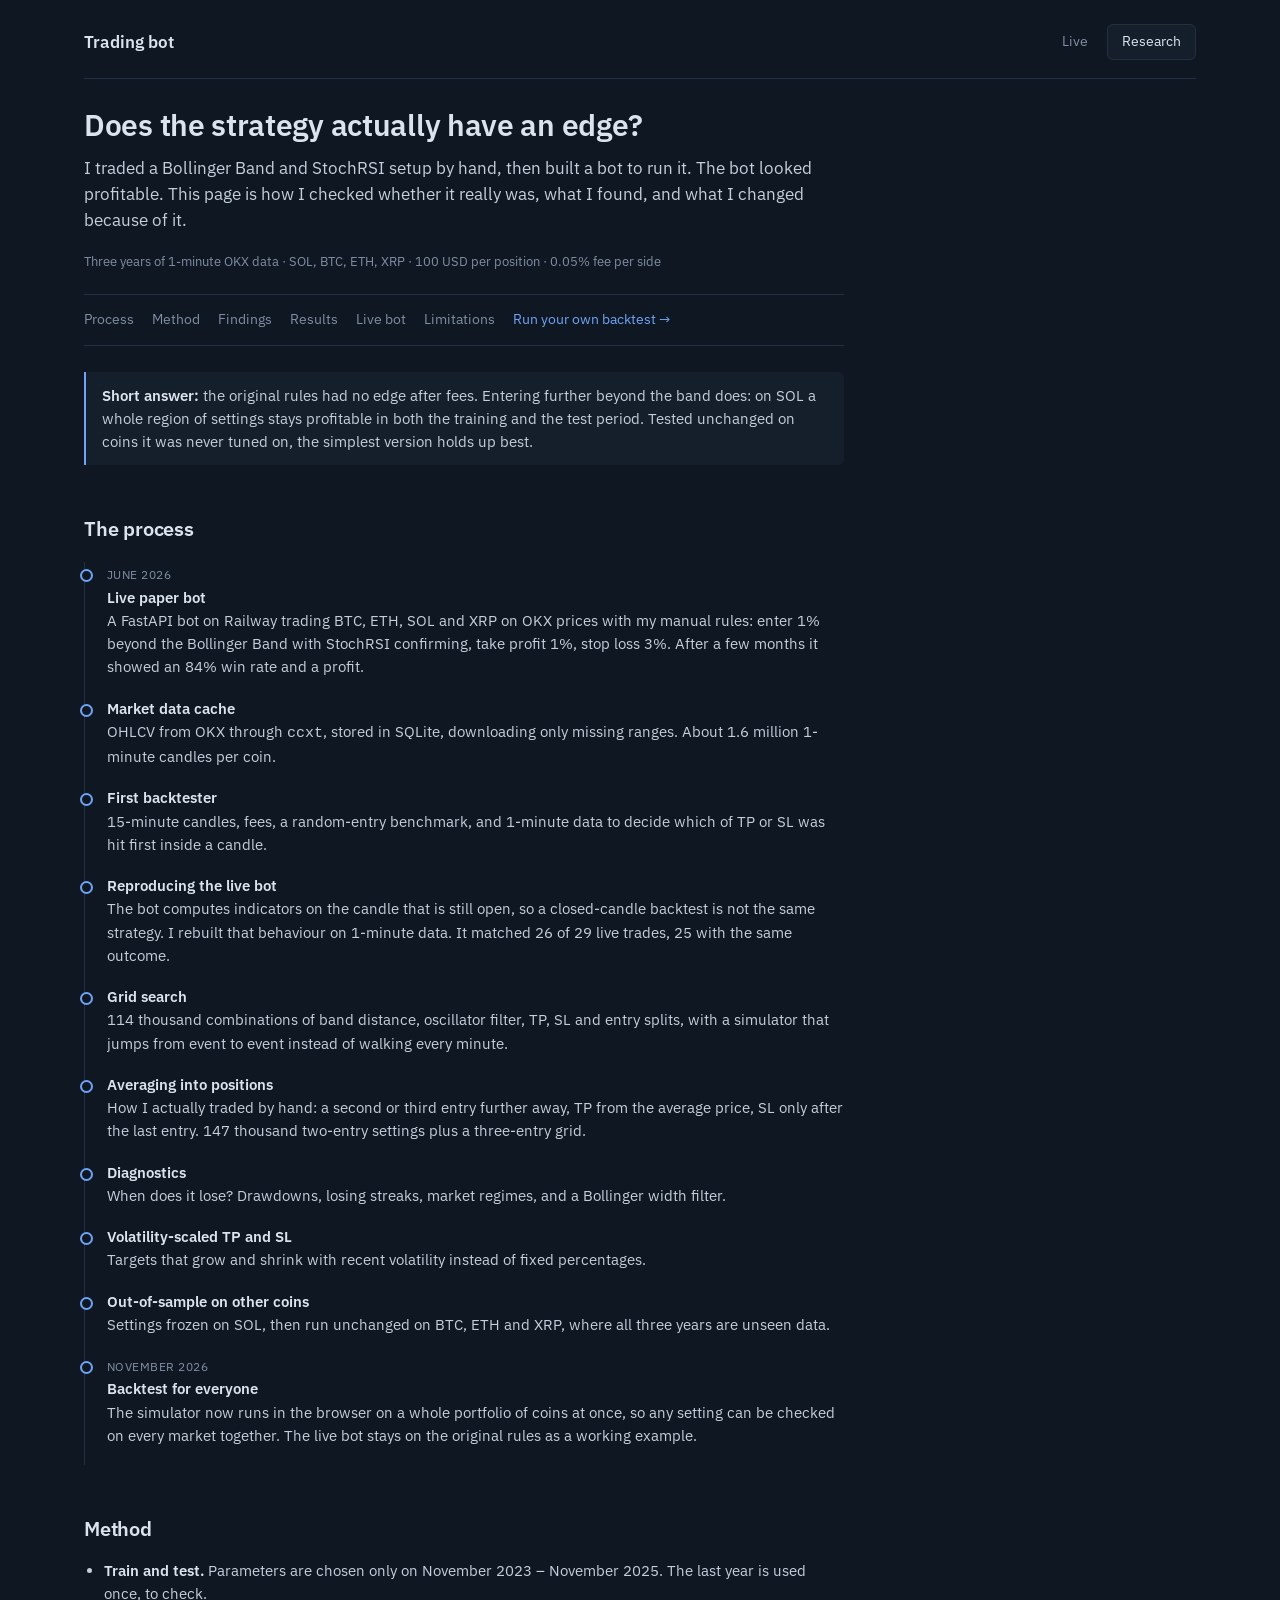
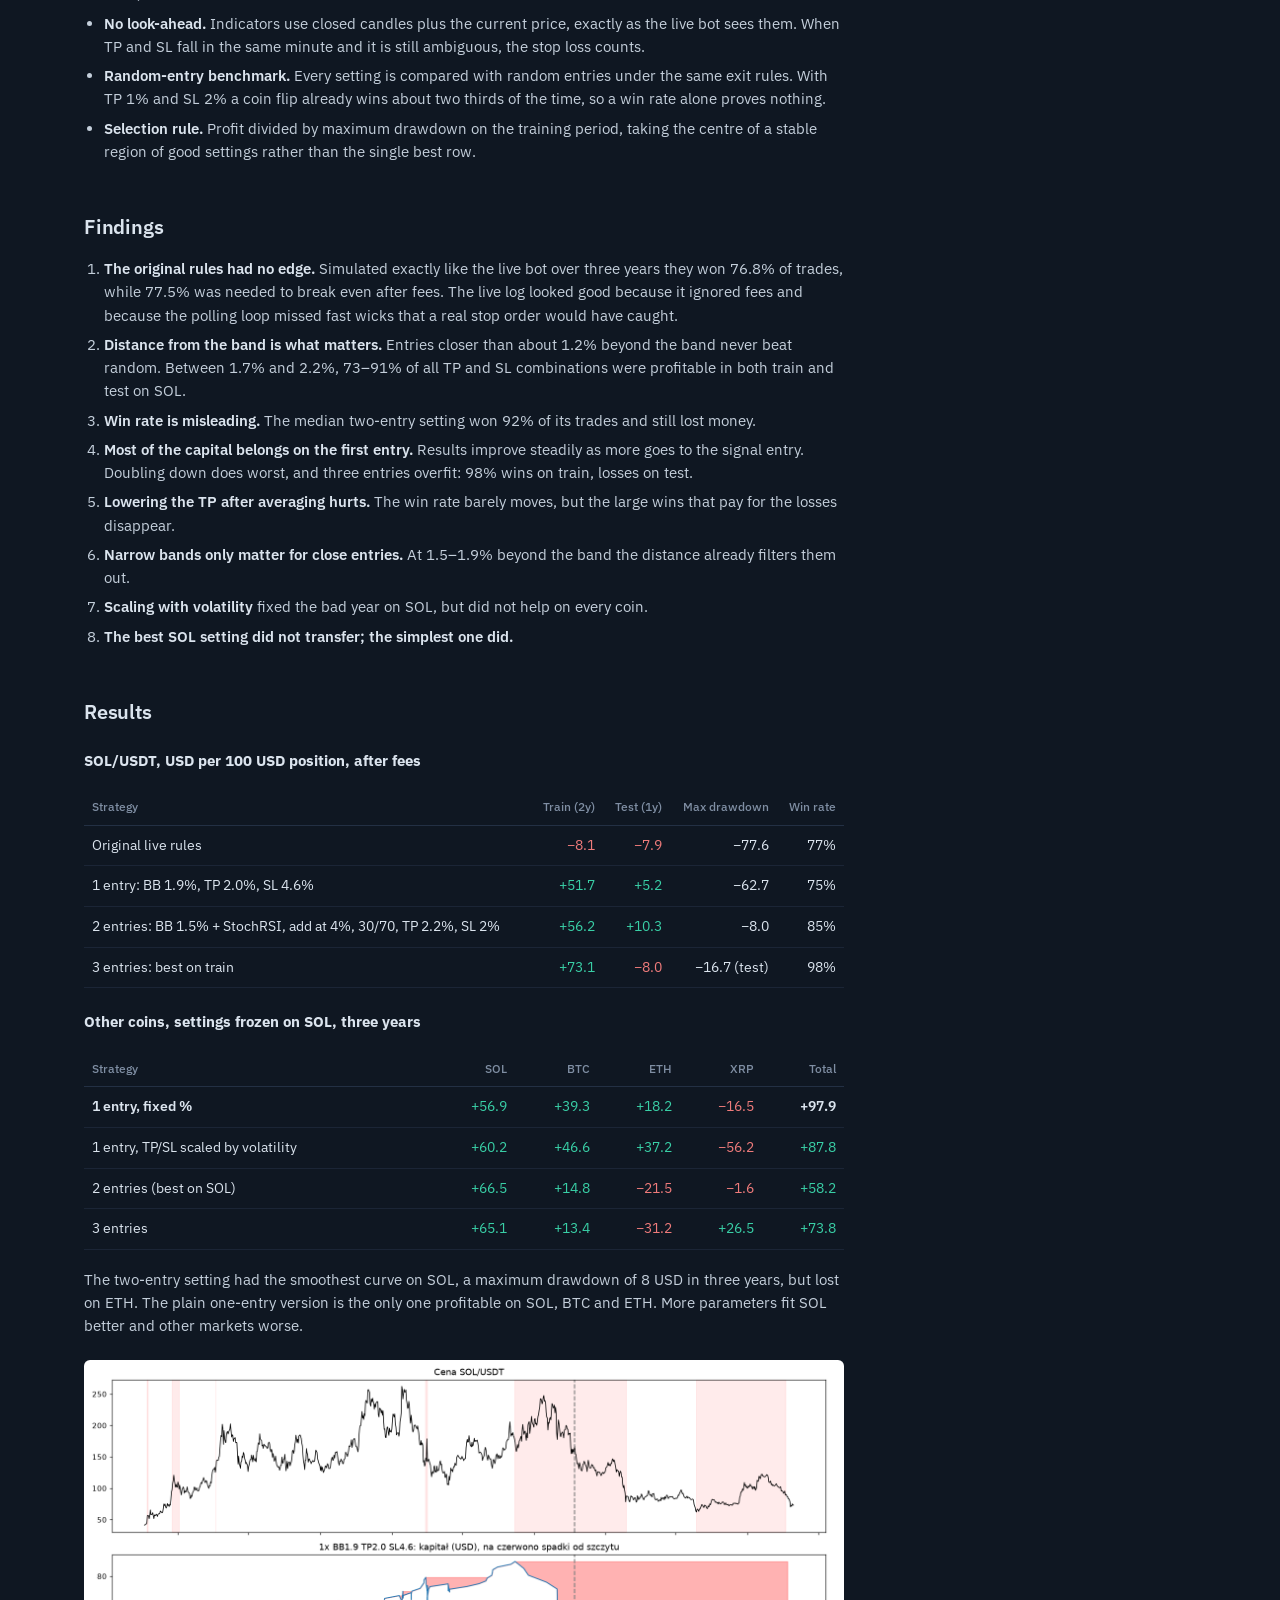
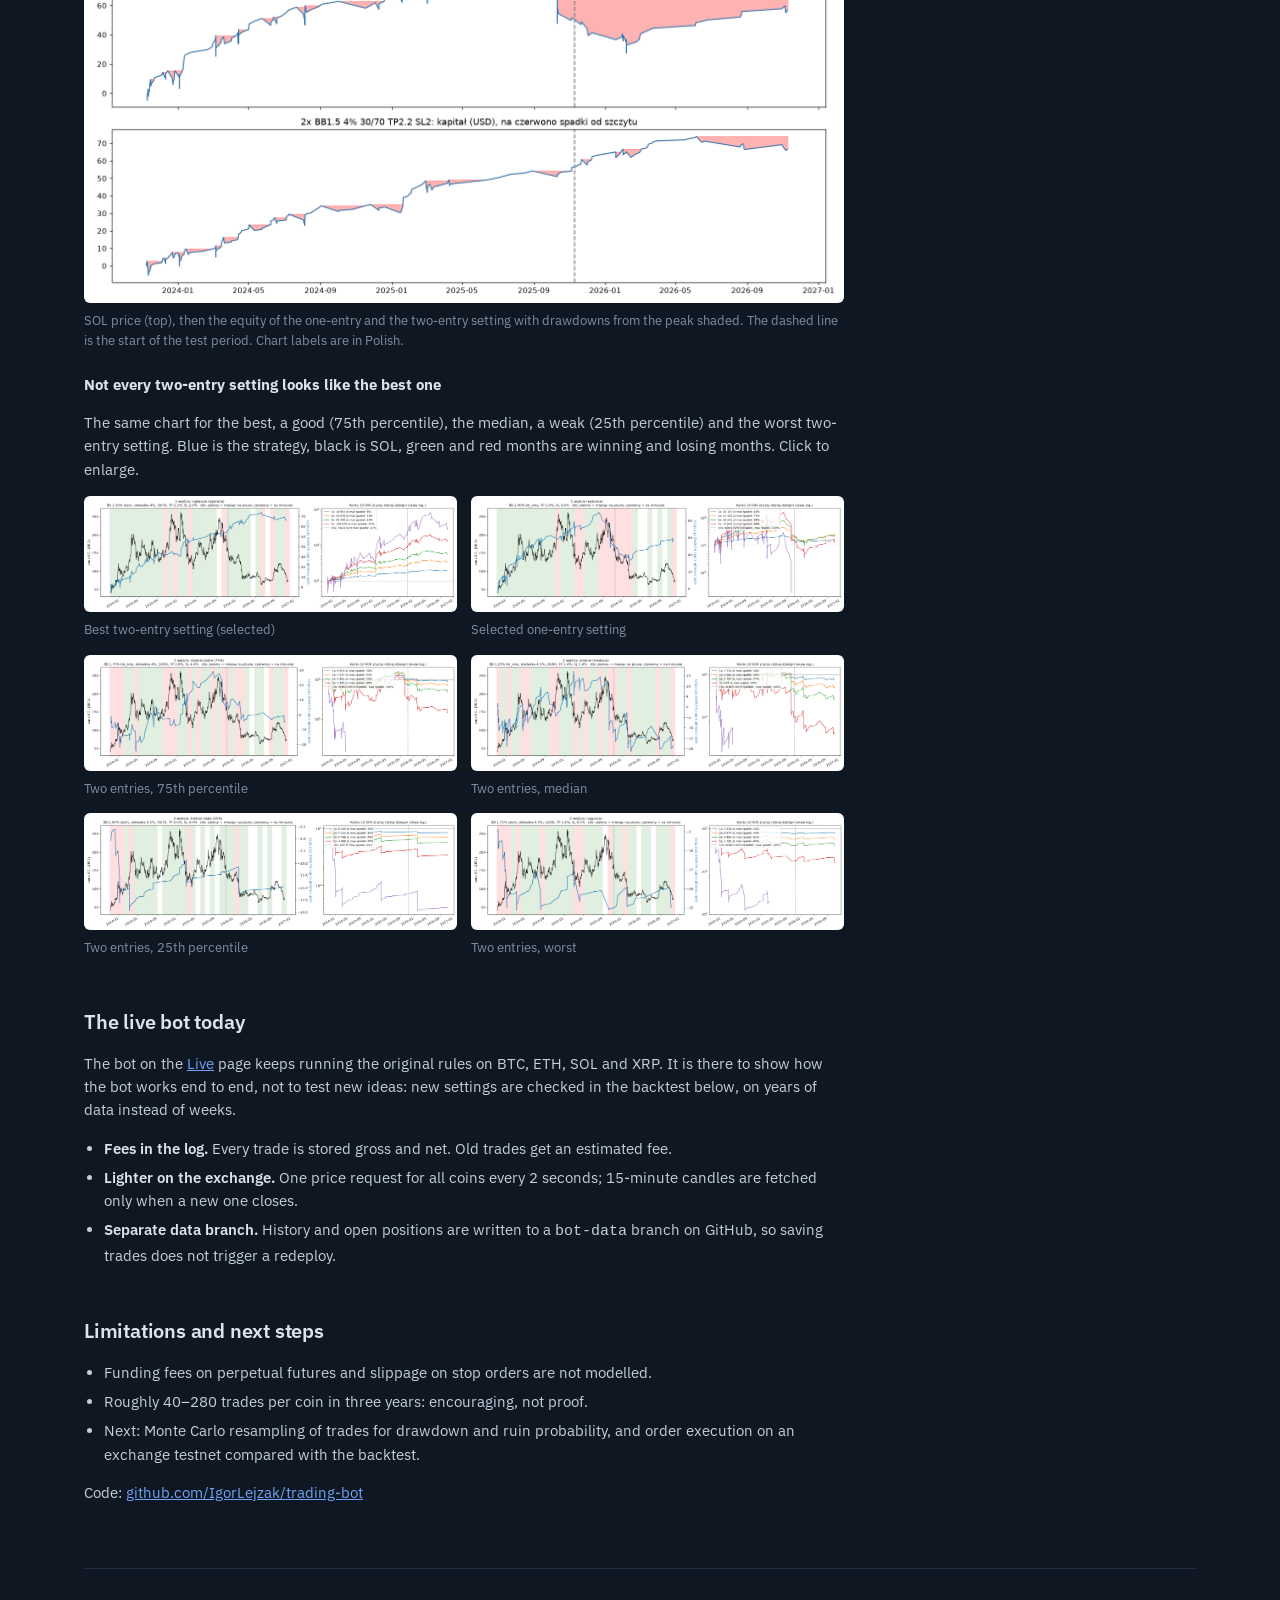
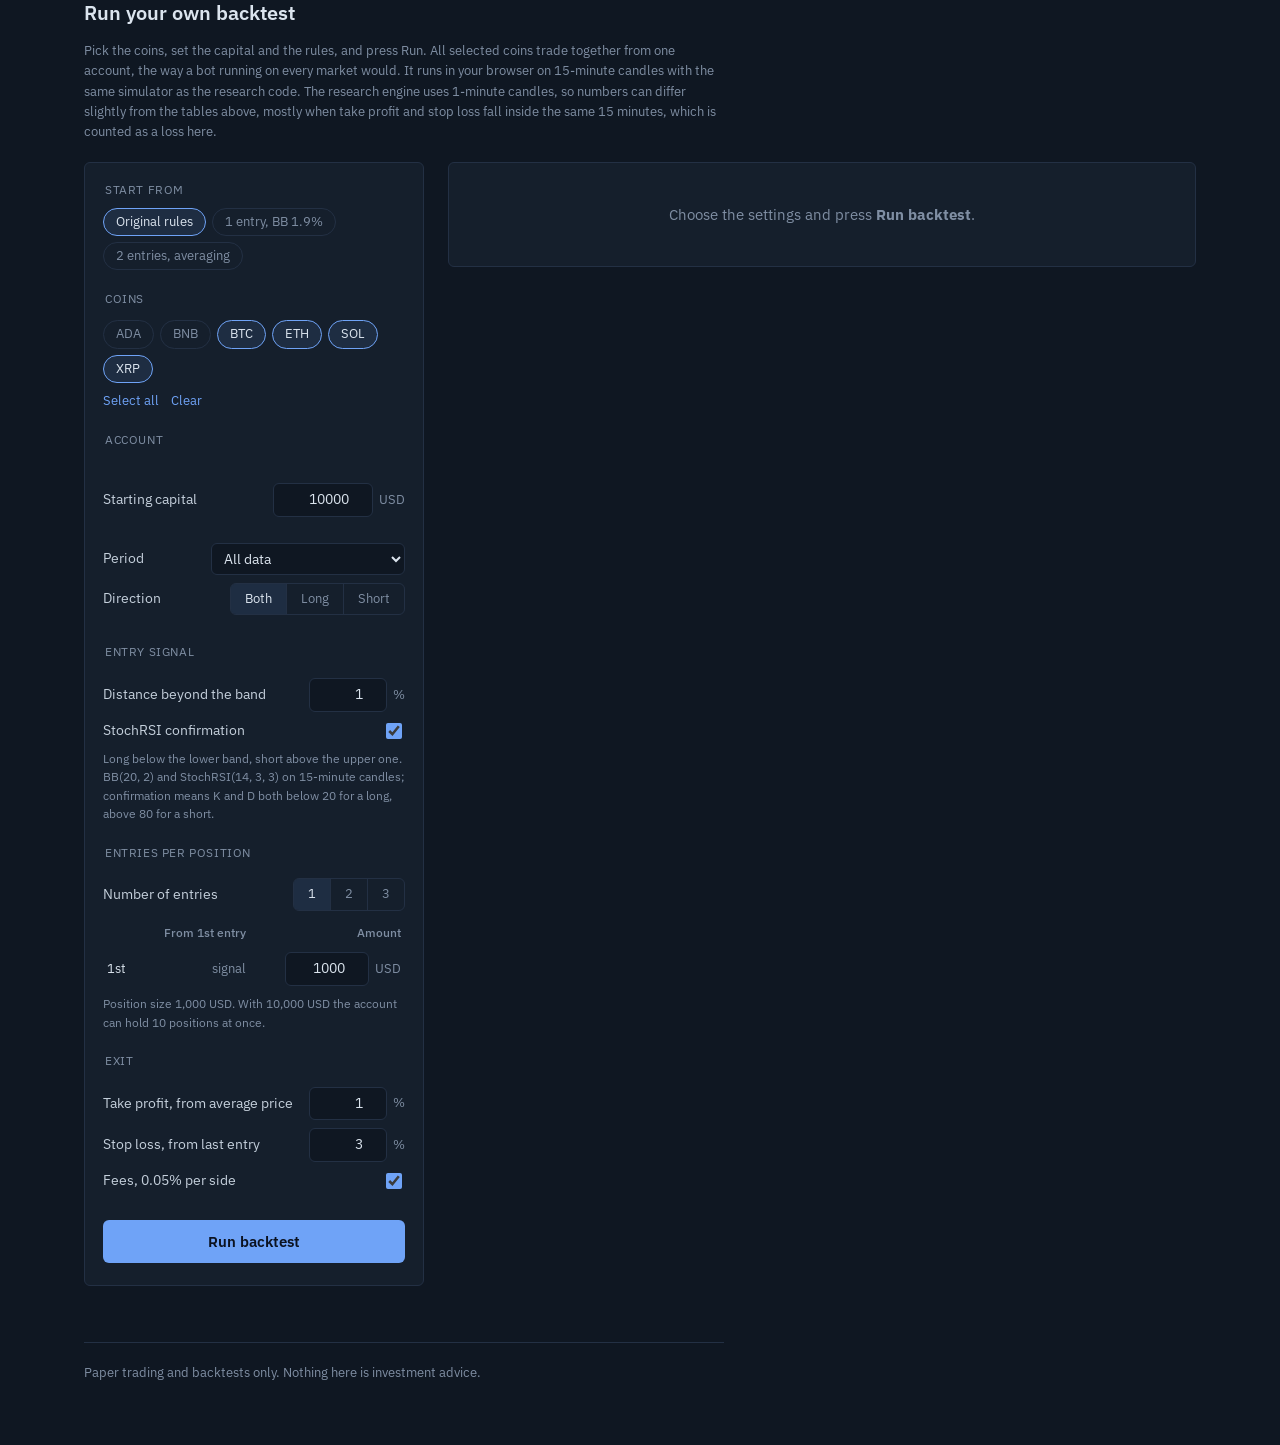
<file: research.html>
<!doctype html>
<html lang="en">
<head>
<meta charset="utf-8">
<meta name="viewport" content="width=device-width, initial-scale=1">
<title>Research · Trading bot</title>
<link rel="preconnect" href="https://fonts.googleapis.com">
<link rel="preconnect" href="https://fonts.gstatic.com" crossorigin>
<link href="https://fonts.googleapis.com/css2?family=IBM+Plex+Sans:wght@400;500;600&display=swap" rel="stylesheet">
<link rel="stylesheet" href="/static/base.css">
<style>
  .article { max-width: 760px; }
  .hero { padding: 28px 0 8px; }
  .hero h1 { font-size: 30px; line-height: 1.2; margin-bottom: 12px; }
  .lead { font-size: 17px; color: var(--text); margin: 0 0 18px; }
  .meta { color: var(--muted); font-size: 13px; }
  .toc { display: flex; gap: 8px 18px; flex-wrap: wrap; font-size: 14px; margin: 22px 0 0; padding: 14px 0; border-top: 1px solid var(--line); border-bottom: 1px solid var(--line); }
  .toc a { color: var(--muted); text-decoration: none; }
  .toc a:hover { color: var(--text); }
  .toc a.cta { color: var(--steel); }

  .article h2 { font-size: 20px; margin: 48px 0 12px; letter-spacing: -.01em; }
  .article h3 { font-size: 15px; margin: 22px 0 6px; }
  .article p, .article li { color: #c4cfdb; }
  .article strong { color: var(--text); font-weight: 600; }
  .article ul, .article ol { padding-left: 20px; }
  .article li { margin: 6px 0; }

  .steps { list-style: none; padding: 0 !important; margin: 18px 0 0; border-left: 1px solid var(--line); }
  .steps li { position: relative; padding: 0 0 18px 22px; margin: 0 !important; }
  .steps li::before { content: ""; position: absolute; left: -5px; top: 7px; width: 9px; height: 9px; border-radius: 50%;
                      background: var(--ink); border: 2px solid var(--steel); }
  .steps .when { color: var(--muted); font-size: 12px; text-transform: uppercase; letter-spacing: .04em; }
  .steps b { display: block; color: var(--text); font-weight: 600; }

  .callout { border-left: 2px solid var(--steel); background: var(--panel); padding: 12px 16px; border-radius: 0 var(--radius) var(--radius) 0; margin: 18px 0; }
  .callout p { margin: 0; }
  .wide { margin: 18px 0; overflow-x: auto; }
  .wide table td, .wide table th { white-space: nowrap; }
  figure { margin: 22px 0; }
  figure img { width: 100%; display: block; border-radius: var(--radius); background: #fff; }
  figcaption { color: var(--muted); font-size: 13px; margin-top: 8px; }
  .gallery { display: grid; grid-template-columns: 1fr 1fr; gap: 14px; }
  .gallery figure { margin: 0; }
  .gallery img { cursor: zoom-in; }

  /* backtest */
  #backtest { margin-top: 64px; padding-top: 28px; border-top: 1px solid var(--line); scroll-margin-top: 16px; }
  #backtest > h2 { font-size: 20px; margin-bottom: 6px; }
  .bt { display: grid; grid-template-columns: 340px 1fr; gap: 24px; margin-top: 20px; align-items: start; }
  .form { padding: 18px; }
  .form fieldset { border: 0; padding: 0; margin: 0 0 20px; }
  .form legend { font-size: 12px; color: var(--muted); text-transform: uppercase; letter-spacing: .05em; margin-bottom: 8px; }
  .row { display: flex; justify-content: space-between; align-items: center; gap: 12px; margin: 8px 0; font-size: 14px; }
  .row label { color: #c4cfdb; }
  .num-in { display: inline-flex; align-items: center; gap: 6px; color: var(--muted); font-size: 13px; }
  .num-in input, select { width: 78px; background: var(--ink); color: var(--text); border: 1px solid var(--line); border-radius: var(--radius);
                          padding: 5px 8px; font: inherit; font-size: 14px; text-align: right; }
  .num-in input.wide { width: 100px; }
  select { width: auto; text-align: left; }
  input[type=checkbox] { accent-color: var(--steel); width: 16px; height: 16px; }
  .entries-table { width: 100%; font-size: 13px; }
  .entries-table td, .entries-table th { padding: 5px 4px; border: 0; }
  .entries-table input { width: 64px; }
  .entries-table input.usd { width: 84px; }
  .presets { display: flex; gap: 6px; flex-wrap: wrap; }
  .presets button, .chips button, .linkbtn { background: none; border: 1px solid var(--line); color: var(--muted); border-radius: 999px;
                     padding: 3px 12px; font: inherit; font-size: 13px; cursor: pointer; }
  .presets button[aria-pressed="true"], .chips button[aria-pressed="true"] { color: var(--text); border-color: var(--steel); background: rgba(111, 163, 247, .1); }
  .chips { display: flex; gap: 6px; flex-wrap: wrap; margin: 4px 0 8px; }
  .chip-tools { display: flex; gap: 12px; font-size: 13px; }
  .chip-tools button { background: none; border: 0; color: var(--steel); font: inherit; font-size: 13px; padding: 0; cursor: pointer; }
  .hint { color: var(--muted); font-size: 12px; margin: 4px 0 0; }
  .warn { color: var(--down); font-size: 12px; margin: 4px 0 0; }
  .run { width: 100%; padding: 10px; border-radius: var(--radius); border: 0; background: var(--steel); color: #0b1220;
         font: inherit; font-weight: 600; cursor: pointer; }
  .run:disabled { opacity: .6; cursor: wait; }
  .seg-wide { display: flex; } .seg-wide button { flex: 1; }

  .res-head { display: flex; justify-content: space-between; align-items: baseline; gap: 12px; flex-wrap: wrap; margin-bottom: 12px; }
  .res-head h3 { margin: 0; font-size: 15px; }
  .stale { color: var(--muted); font-size: 13px; }
  .bt .stats { grid-template-columns: repeat(4, 1fr); }
  .eq { height: 320px; margin: 16px 0; padding-top: 6px; }
  .verdict { margin: 14px 0 0; font-size: 14px; color: #c4cfdb; }
  .verdict p { margin: 0 0 6px; }
  .two { display: grid; grid-template-columns: 1fr 1fr; gap: 24px; margin-top: 8px; }
  .res h4 { font-size: 14px; margin: 20px 0 8px; font-weight: 600; }
  .scroll { max-height: 340px; overflow: auto; }
  .placeholder { padding: 40px 24px; color: var(--muted); text-align: center; }

  dialog { border: 0; padding: 0; background: transparent; max-width: 96vw; }
  dialog::backdrop { background: rgba(5, 10, 16, .85); }
  dialog img { max-width: 96vw; max-height: 92vh; display: block; background: #fff; border-radius: var(--radius); }

  @media (max-width: 900px) {
    .bt, .two { grid-template-columns: 1fr; }
    .bt .stats { grid-template-columns: repeat(2, 1fr); }
    .gallery { grid-template-columns: 1fr; }
  }
</style>
</head>
<body>
<div class="wrap">
  <div class="topbar">
    <a class="brand" href="/">Trading bot</a>
    <nav class="nav"><a href="/">Live</a><a href="/research" aria-current="page">Research</a></nav>
  </div>

  <div class="article">
    <div class="hero">
      <h1>Does the strategy actually have an edge?</h1>
      <p class="lead">I traded a Bollinger Band and StochRSI setup by hand, then built a bot to run it. The bot looked profitable.
        This page is how I checked whether it really was, what I found, and what I changed because of it.</p>
      <div class="meta">Three years of 1-minute OKX data · SOL, BTC, ETH, XRP · 100 USD per position · 0.05% fee per side</div>
      <nav class="toc">
        <a href="#process">Process</a><a href="#method">Method</a><a href="#findings">Findings</a>
        <a href="#results">Results</a><a href="#changes">Live bot</a><a href="#limits">Limitations</a>
        <a href="#backtest" class="cta">Run your own backtest →</a>
      </nav>
    </div>

    <div class="callout"><p><strong>Short answer:</strong> the original rules had no edge after fees. Entering further beyond the band
      does: on SOL a whole region of settings stays profitable in both the training and the test period. Tested unchanged on coins
      it was never tuned on, the simplest version holds up best.</p></div>

    <h2 id="process">The process</h2>
    <ol class="steps">
      <li><span class="when">June 2026</span><b>Live paper bot</b>
        A FastAPI bot on Railway trading BTC, ETH, SOL and XRP on OKX prices with my manual rules: enter 1% beyond the Bollinger Band
        with StochRSI confirming, take profit 1%, stop loss 3%. After a few months it showed an 84% win rate and a profit.</li>
      <li><b>Market data cache</b>
        OHLCV from OKX through <code>ccxt</code>, stored in SQLite, downloading only missing ranges. About 1.6 million 1-minute candles per coin.</li>
      <li><b>First backtester</b>
        15-minute candles, fees, a random-entry benchmark, and 1-minute data to decide which of TP or SL was hit first inside a candle.</li>
      <li><b>Reproducing the live bot</b>
        The bot computes indicators on the candle that is still open, so a closed-candle backtest is not the same strategy.
        I rebuilt that behaviour on 1-minute data. It matched 26 of 29 live trades, 25 with the same outcome.</li>
      <li><b>Grid search</b>
        114 thousand combinations of band distance, oscillator filter, TP, SL and entry splits, with a simulator that jumps from
        event to event instead of walking every minute.</li>
      <li><b>Averaging into positions</b>
        How I actually traded by hand: a second or third entry further away, TP from the average price, SL only after the last entry.
        147 thousand two-entry settings plus a three-entry grid.</li>
      <li><b>Diagnostics</b>
        When does it lose? Drawdowns, losing streaks, market regimes, and a Bollinger width filter.</li>
      <li><b>Volatility-scaled TP and SL</b>
        Targets that grow and shrink with recent volatility instead of fixed percentages.</li>
      <li><b>Out-of-sample on other coins</b>
        Settings frozen on SOL, then run unchanged on BTC, ETH and XRP, where all three years are unseen data.</li>
      <li><span class="when">November 2026</span><b>Backtest for everyone</b>
        The simulator now runs in the browser on a whole portfolio of coins at once, so any setting can be checked
        on every market together. The live bot stays on the original rules as a working example.</li>
    </ol>

    <h2 id="method">Method</h2>
    <ul>
      <li><strong>Train and test.</strong> Parameters are chosen only on November 2023 – November 2025. The last year is used once, to check.</li>
      <li><strong>No look-ahead.</strong> Indicators use closed candles plus the current price, exactly as the live bot sees them.
        When TP and SL fall in the same minute and it is still ambiguous, the stop loss counts.</li>
      <li><strong>Random-entry benchmark.</strong> Every setting is compared with random entries under the same exit rules.
        With TP 1% and SL 2% a coin flip already wins about two thirds of the time, so a win rate alone proves nothing.</li>
      <li><strong>Selection rule.</strong> Profit divided by maximum drawdown on the training period, taking the centre of a stable
        region of good settings rather than the single best row.</li>
    </ul>

    <h2 id="findings">Findings</h2>
    <ol>
      <li><strong>The original rules had no edge.</strong> Simulated exactly like the live bot over three years they won 76.8% of trades,
        while 77.5% was needed to break even after fees. The live log looked good because it ignored fees and because the
        polling loop missed fast wicks that a real stop order would have caught.</li>
      <li><strong>Distance from the band is what matters.</strong> Entries closer than about 1.2% beyond the band never beat random.
        Between 1.7% and 2.2%, 73–91% of all TP and SL combinations were profitable in both train and test on SOL.</li>
      <li><strong>Win rate is misleading.</strong> The median two-entry setting won 92% of its trades and still lost money.</li>
      <li><strong>Most of the capital belongs on the first entry.</strong> Results improve steadily as more goes to the signal entry.
        Doubling down does worst, and three entries overfit: 98% wins on train, losses on test.</li>
      <li><strong>Lowering the TP after averaging hurts.</strong> The win rate barely moves, but the large wins that pay for the losses disappear.</li>
      <li><strong>Narrow bands only matter for close entries.</strong> At 1.5–1.9% beyond the band the distance already filters them out.</li>
      <li><strong>Scaling with volatility</strong> fixed the bad year on SOL, but did not help on every coin.</li>
      <li><strong>The best SOL setting did not transfer; the simplest one did.</strong></li>
    </ol>

    <h2 id="results">Results</h2>
    <h3>SOL/USDT, USD per 100 USD position, after fees</h3>
    <div class="wide"><table>
      <thead><tr><th>Strategy</th><th class="num">Train (2y)</th><th class="num">Test (1y)</th><th class="num">Max drawdown</th><th class="num">Win rate</th></tr></thead>
      <tbody>
        <tr><td>Original live rules</td><td class="num down">−8.1</td><td class="num down">−7.9</td><td class="num">−77.6</td><td class="num">77%</td></tr>
        <tr><td>1 entry: BB 1.9%, TP 2.0%, SL 4.6%</td><td class="num up">+51.7</td><td class="num up">+5.2</td><td class="num">−62.7</td><td class="num">75%</td></tr>
        <tr><td>2 entries: BB 1.5% + StochRSI, add at 4%, 30/70, TP 2.2%, SL 2%</td><td class="num up">+56.2</td><td class="num up">+10.3</td><td class="num">−8.0</td><td class="num">85%</td></tr>
        <tr><td>3 entries: best on train</td><td class="num up">+73.1</td><td class="num down">−8.0</td><td class="num">−16.7 (test)</td><td class="num">98%</td></tr>
      </tbody></table></div>

    <h3>Other coins, settings frozen on SOL, three years</h3>
    <div class="wide"><table>
      <thead><tr><th>Strategy</th><th class="num">SOL</th><th class="num">BTC</th><th class="num">ETH</th><th class="num">XRP</th><th class="num">Total</th></tr></thead>
      <tbody>
        <tr><td><strong>1 entry, fixed %</strong></td><td class="num up">+56.9</td><td class="num up">+39.3</td><td class="num up">+18.2</td><td class="num down">−16.5</td><td class="num up"><strong>+97.9</strong></td></tr>
        <tr><td>1 entry, TP/SL scaled by volatility</td><td class="num up">+60.2</td><td class="num up">+46.6</td><td class="num up">+37.2</td><td class="num down">−56.2</td><td class="num up">+87.8</td></tr>
        <tr><td>2 entries (best on SOL)</td><td class="num up">+66.5</td><td class="num up">+14.8</td><td class="num down">−21.5</td><td class="num down">−1.6</td><td class="num up">+58.2</td></tr>
        <tr><td>3 entries</td><td class="num up">+65.1</td><td class="num up">+13.4</td><td class="num down">−31.2</td><td class="num up">+26.5</td><td class="num up">+73.8</td></tr>
      </tbody></table></div>
    <p>The two-entry setting had the smoothest curve on SOL, a maximum drawdown of 8 USD in three years, but lost on ETH.
      The plain one-entry version is the only one profitable on SOL, BTC and ETH. More parameters fit SOL better and other markets worse.</p>

    <figure>
      <img src="/docs/diagnose.png" alt="SOL price, and the equity of the one-entry and two-entry settings with drawdowns shaded" data-zoom>
      <figcaption>SOL price (top), then the equity of the one-entry and the two-entry setting with drawdowns from the peak shaded.
        The dashed line is the start of the test period. Chart labels are in Polish.</figcaption>
    </figure>

    <h3>Not every two-entry setting looks like the best one</h3>
    <p>The same chart for the best, a good (75th percentile), the median, a weak (25th percentile) and the worst two-entry setting.
      Blue is the strategy, black is SOL, green and red months are winning and losing months. Click to enlarge.</p>
    <div class="gallery">
      <figure><img src="/docs/report_1.png" alt="Best two-entry setting" data-zoom><figcaption>Best two-entry setting (selected)</figcaption></figure>
      <figure><img src="/docs/report_2.png" alt="Selected one-entry setting" data-zoom><figcaption>Selected one-entry setting</figcaption></figure>
      <figure><img src="/docs/report_3.png" alt="Two entries, 75th percentile" data-zoom><figcaption>Two entries, 75th percentile</figcaption></figure>
      <figure><img src="/docs/report_4.png" alt="Two entries, median" data-zoom><figcaption>Two entries, median</figcaption></figure>
      <figure><img src="/docs/report_5.png" alt="Two entries, 25th percentile" data-zoom><figcaption>Two entries, 25th percentile</figcaption></figure>
      <figure><img src="/docs/report_6.png" alt="Two entries, worst" data-zoom><figcaption>Two entries, worst</figcaption></figure>
    </div>

    <h2 id="changes">The live bot today</h2>
    <p>The bot on the <a href="/">Live</a> page keeps running the original rules on BTC, ETH, SOL and XRP. It is there to show how
      the bot works end to end, not to test new ideas: new settings are checked in the backtest below, on years of data instead of weeks.</p>
    <ul>
      <li><strong>Fees in the log.</strong> Every trade is stored gross and net. Old trades get an estimated fee.</li>
      <li><strong>Lighter on the exchange.</strong> One price request for all coins every 2 seconds; 15-minute candles are fetched only when a new one closes.</li>
      <li><strong>Separate data branch.</strong> History and open positions are written to a <code>bot-data</code> branch on GitHub,
        so saving trades does not trigger a redeploy.</li>
    </ul>

    <h2 id="limits">Limitations and next steps</h2>
    <ul>
      <li>Funding fees on perpetual futures and slippage on stop orders are not modelled.</li>
      <li>Roughly 40–280 trades per coin in three years: encouraging, not proof.</li>
      <li>Next: Monte Carlo resampling of trades for drawdown and ruin probability, and order execution on an
        exchange testnet compared with the backtest.</li>
    </ul>
    <p>Code: <a href="https://github.com/IgorLejzak/trading-bot">github.com/IgorLejzak/trading-bot</a></p>
  </div>

  <!-- ===================================================== backtest -->
  <section id="backtest">
    <h2>Run your own backtest</h2>
    <p class="note" style="max-width:80ch">Pick the coins, set the capital and the rules, and press Run. All selected coins trade together
      from one account, the way a bot running on every market would. It runs in your browser on 15-minute candles with the same simulator
      as the research code. The research engine uses 1-minute candles, so numbers can differ slightly from the tables above, mostly when
      take profit and stop loss fall inside the same 15 minutes, which is counted as a loss here.</p>

    <div class="bt">
      <form class="form panel" id="form" onsubmit="return false">
        <fieldset>
          <legend>Start from</legend>
          <div class="presets" id="presets"></div>
        </fieldset>
        <fieldset>
          <legend>Coins</legend>
          <div class="chips" id="coins"><span class="hint">Loading the list of coins</span></div>
          <div class="chip-tools"><button type="button" id="all">Select all</button><button type="button" id="none">Clear</button></div>
        </fieldset>
        <fieldset>
          <legend>Account</legend>
          <div class="row"><label for="capital">Starting capital</label><span class="num-in"><input id="capital" class="wide" type="number" step="1000" min="1">USD</span></div>
          <div class="row"><label for="period">Period</label>
            <select id="period"><option value="all">All data</option><option value="train">Train (to Nov 10, 2025)</option><option value="test">Test (from Nov 10, 2025)</option></select></div>
          <div class="row"><label>Direction</label>
            <div class="seg" id="dir"><button type="button" data-d="both">Both</button><button type="button" data-d="long">Long</button><button type="button" data-d="short">Short</button></div></div>
        </fieldset>
        <fieldset>
          <legend>Entry signal</legend>
          <div class="row"><label for="bb">Distance beyond the band</label><span class="num-in"><input id="bb" type="number" step="0.1" min="0" max="10">%</span></div>
          <div class="row"><label for="stoch">StochRSI confirmation</label><input id="stoch" type="checkbox"></div>
          <p class="hint">Long below the lower band, short above the upper one. BB(20, 2) and StochRSI(14, 3, 3) on 15-minute candles;
            confirmation means K and D both below 20 for a long, above 80 for a short.</p>
        </fieldset>
        <fieldset>
          <legend>Entries per position</legend>
          <div class="row"><label>Number of entries</label>
            <div class="seg" id="n-entries"><button type="button" data-n="1">1</button><button type="button" data-n="2">2</button><button type="button" data-n="3">3</button></div></div>
          <table class="entries-table"><thead><tr><th></th><th class="num">From 1st entry</th><th class="num">Amount</th></tr></thead><tbody id="entries"></tbody></table>
          <p class="hint" id="size-hint"></p>
        </fieldset>
        <fieldset>
          <legend>Exit</legend>
          <div class="row"><label for="tp">Take profit, from average price</label><span class="num-in"><input id="tp" type="number" step="0.1" min="0.1">%</span></div>
          <div class="row"><label for="sl">Stop loss, from last entry</label><span class="num-in"><input id="sl" type="number" step="0.1" min="0.1">%</span></div>
          <p class="hint" id="sl-hint"></p>
          <div class="row"><label for="fee">Fees, 0.05% per side</label><input id="fee" type="checkbox" checked></div>
        </fieldset>
        <button type="button" class="run" id="run">Run backtest</button>
        <p class="warn" id="form-warn"></p>
      </form>

      <div class="res" id="res">
        <div class="panel placeholder">Choose the settings and press <b>Run backtest</b>.</div>
      </div>
    </div>
  </section>

  <footer>Paper trading and backtests only. Nothing here is investment advice.</footer>
</div>

<dialog id="zoom"><img alt=""></dialog>

<script src="/static/linechart.js"></script>
<script src="/static/backtest.js"></script>
<script>
const TEST_START = Date.UTC(2025, 10, 10);
const PRESETS = {
  "Original rules": { bb: 1.0, stoch: true, n: 1, dists: [], amounts: [1000], tp: 1.0, sl: 3.0 },
  "1 entry, BB 1.9%": { bb: 1.9, stoch: false, n: 1, dists: [], amounts: [1000], tp: 2.0, sl: 4.6 },
  "2 entries, averaging": { bb: 1.5, stoch: true, n: 2, dists: [4.0], amounts: [300, 700], tp: 2.2, sl: 2.0 },
};
const fmt = (v, d = 2) => Number(v).toLocaleString("en-US", { minimumFractionDigits: d, maximumFractionDigits: d });
const usd = (v, d = 0) => fmt(v, d);
const signed = (v, d = 2) => (v > 0 ? "+" : "") + fmt(v, d);
const priceFmt = v => v >= 1000 ? fmt(v, 1) : v >= 10 ? fmt(v, 2) : v >= 0.1 ? fmt(v, 4) : Number(v).toPrecision(4);
const dt = ms => new Date(ms).toISOString().slice(0, 16).replace("T", " ");
const $ = id => document.getElementById(id);
const cache = {};
let P = { ...structuredClone(PRESETS["Original rules"]), capital: 10000, dir: "both" }, activePreset = "Original rules";
let available = [], selected = new Set(["SOL", "BTC", "ETH", "XRP"]), lastRun = null;

// powiększanie wykresów
document.querySelectorAll("[data-zoom]").forEach(img => img.onclick = () => { const d = $("zoom"); d.querySelector("img").src = img.src; d.showModal(); });
$("zoom").onclick = () => $("zoom").close();

function renderCoins() {
  $("coins").innerHTML = available.map(c => `<button type="button" data-c="${c}" aria-pressed="${selected.has(c)}">${c}</button>`).join("");
  $("coins").querySelectorAll("button").forEach(b => b.onclick = () => {
    selected.has(b.dataset.c) ? selected.delete(b.dataset.c) : selected.add(b.dataset.c); renderCoins(); markStale();
  });
}
$("all").onclick = () => { selected = new Set(available); renderCoins(); markStale(); };
$("none").onclick = () => { selected = new Set(); renderCoins(); markStale(); };

function sizeHint() {
  const size = P.amounts.slice(0, P.n).reduce((a, b) => a + (+b || 0), 0);
  const fit = size > 0 ? Math.floor(P.capital / size) : 0;
  $("size-hint").textContent = size > 0
    ? `Position size ${usd(size)} USD. With ${usd(P.capital)} USD the account can hold ${fit} position${fit === 1 ? "" : "s"} at once` +
      (P.n > 1 ? "; the full amount is set aside at the first entry so every add is covered." : ".")
    : "";
}

function fillForm() {
  $("bb").value = P.bb; $("stoch").checked = P.stoch; $("tp").value = P.tp; $("sl").value = P.sl; $("capital").value = P.capital;
  document.querySelectorAll("#n-entries button").forEach(b => b.setAttribute("aria-pressed", Number(b.dataset.n) === P.n));
  document.querySelectorAll("#dir button").forEach(b => b.setAttribute("aria-pressed", b.dataset.d === P.dir));
  const rows = [];
  for (let k = 0; k < P.n; k++)
    rows.push(`<tr><td>${["1st", "2nd", "3rd"][k]}</td>
      <td class="num">${k === 0 ? '<span class="note">signal</span>' : `<span class="num-in"><input type="number" step="0.5" min="0.1" data-d="${k - 1}" value="${P.dists[k - 1]}">%</span>`}</td>
      <td class="num"><span class="num-in"><input class="usd" type="number" step="100" min="1" data-w="${k}" value="${P.amounts[k]}">USD</span></td></tr>`);
  $("entries").innerHTML = rows.join("");
  $("sl-hint").textContent = P.n > 1 ? "The stop loss is placed after the last entry fills. Until then the position waits for the next entry." : "";
  document.querySelectorAll("#presets button").forEach(b => b.setAttribute("aria-pressed", b.dataset.p === activePreset));
  sizeHint();
}

function readForm() {
  P.bb = +$("bb").value; P.stoch = $("stoch").checked; P.tp = +$("tp").value; P.sl = +$("sl").value; P.capital = +$("capital").value;
  document.querySelectorAll("[data-d]").forEach(i => P.dists[+i.dataset.d] = +i.value);
  document.querySelectorAll("[data-w]").forEach(i => P.amounts[+i.dataset.w] = +i.value);
}

function markStale() {
  sizeHint();
  if (lastRun && $("stale")) $("stale").textContent = "Settings changed. Press Run backtest to update.";
}

$("presets").innerHTML = Object.keys(PRESETS).map(k => `<button type="button" data-p="${k}">${k}</button>`).join("");
document.querySelectorAll("#presets button").forEach(b => b.onclick = () => {
  readForm(); P = { ...structuredClone(PRESETS[b.dataset.p]), capital: P.capital, dir: P.dir }; activePreset = b.dataset.p; fillForm(); markStale();
});
document.querySelectorAll("#n-entries button").forEach(b => b.onclick = () => {
  readForm();
  const n = Number(b.dataset.n), def = { 1: [[], [1000]], 2: [[4], [300, 700]], 3: [[2, 5], [300, 300, 400]] }[n];
  if (n !== P.n) { P.n = n; P.dists = P.dists.length >= n - 1 ? P.dists.slice(0, n - 1) : def[0]; P.amounts = P.amounts.length === n ? P.amounts : def[1].slice(); }
  activePreset = null; fillForm(); markStale();
});
document.querySelectorAll("#dir button").forEach(b => b.onclick = () => { readForm(); P.dir = b.dataset.d; fillForm(); markStale(); });
$("form").addEventListener("input", () => {
  readForm(); activePreset = null;
  document.querySelectorAll("#presets button").forEach(b => b.setAttribute("aria-pressed", false));
  markStale();
});

async function loadCoin(c) {
  cache[c] ||= fetch(`/data/web/${c}.json`).then(r => { if (!r.ok) throw new Error(c); return r.json(); })
    .then(J => ({ t0: J.t0, step: J.step, o: Float64Array.from(J.o), h: Float64Array.from(J.h), l: Float64Array.from(J.l), c: Float64Array.from(J.c) }));
  return cache[c];
}

function validate() {
  const errs = [];
  if (!selected.size) errs.push("Select at least one coin.");
  if (!(P.capital > 0)) errs.push("Set the starting capital.");
  if (!(P.bb >= 0 && P.tp > 0 && P.sl > 0)) errs.push("Distance, take profit and stop loss must be positive numbers.");
  if (P.amounts.slice(0, P.n).some(a => !(a > 0))) errs.push("Every entry needs an amount in USD.");
  if (P.dists.slice(0, P.n - 1).some(d => !(d > 0))) errs.push("Every add needs a distance from the first entry.");
  for (let k = 1; k < P.n - 1; k++) if (P.dists[k] <= P.dists[k - 1]) errs.push("Each add must be further from the first entry than the previous one.");
  const size = P.amounts.slice(0, P.n).reduce((a, b) => a + b, 0);
  if (size > P.capital) errs.push(`One position (${usd(size)} USD) is larger than the capital.`);
  return errs;
}

$("run").onclick = async () => {
  readForm();
  const errs = validate();
  $("form-warn").textContent = errs.join(" ");
  if (errs.length) return;
  const coins = available.filter(c => selected.has(c));
  const btn = $("run"); btn.disabled = true;
  try {
    let done = 0;
    const loaded = await Promise.all(coins.map(c => loadCoin(c).then(D => { btn.textContent = `Loading data ${++done}/${coins.length}`; return { name: c, D }; })));
    btn.textContent = "Calculating";
    await new Promise(r => setTimeout(r, 20));
    const period = $("period").value;
    const params = { bb: P.bb / 100, stoch: P.stoch, dir: P.dir, tp: P.tp / 100, sl: P.sl / 100, amounts: P.amounts.slice(0, P.n),
                     dists: P.dists.slice(0, P.n - 1).map(d => d / 100), fee: $("fee").checked ? 0.0005 : 0, capital: P.capital,
                     from: period === "test" ? TEST_START : null, to: period === "train" ? TEST_START : null };
    lastRun = { r: BT.portfolio(loaded, params), loaded, params, coins };
    render(lastRun);
  } catch (e) {
    $("form-warn").textContent = `Could not load data for ${e.message}.`;
  } finally { btn.disabled = false; btn.textContent = "Run backtest"; }
};

function render({ r, loaded, params, coins }) {
  const starts = loaded.map(x => x.D.t0), ends = loaded.map(x => x.D.t0 + (x.D.c.length - 1) * x.D.step);
  const d0 = new Date(Math.max(params.from ?? 0, Math.min(...starts))).toISOString().slice(0, 10);
  const d1 = new Date(Math.min(params.to ?? Infinity, Math.max(...ends))).toISOString().slice(0, 10);
  const ret = r.net / params.capital * 100, per = r.trades ? r.net / r.trades : 0;
  const title = coins.length <= 6 ? coins.join(", ") : `${coins.length} coins`;
  const dirTxt = { both: "", long: ", long only", short: ", short only" }[params.dir];
  const posTxt = r.size === params.capital ? "one position at a time" : `up to ${Math.floor(params.capital / r.size)} positions at once`;
  $("res").innerHTML = `
    <div class="res-head"><h3>${title}, ${d0} to ${d1}${dirTxt}</h3><span class="stale" id="stale"></span></div>
    <div class="stats">${[
      [usd(r.end), "Final capital, USD"],
      [`<span class="${r.net >= 0 ? "up" : "down"}">${signed(ret, 1)}%</span>`, `Return (${signed(r.net, 0)} USD)`],
      [`${fmt(r.maxDdPct * 100, 1)}%`, `Max drawdown (${usd(r.maxDd)} USD)`],
      [r.maxDd < 0 ? fmt(r.net / -r.maxDd, 2) : "–", "Result / drawdown"],
      [r.trades, "Trades"],
      [r.trades ? Math.round(r.wins / r.trades * 100) + "%" : "–", "Winning"],
      [r.trades ? signed(per) : "–", "Average per trade, USD"],
      [r.avgWin != null ? `+${fmt(r.avgWin)} / ${r.avgLoss != null ? fmt(r.avgLoss) : "–"}` : "–", "Average win / loss, USD"],
    ].map(([v, k]) => `<div><div class="v">${v}</div><div class="k">${k}</div></div>`).join("")}</div>
    <div class="verdict">
      <p>Positions of ${usd(r.size)} USD, ${posTxt}. At most ${r.maxOpen} were open together.
        ${r.skipped ? `<b>${r.skipped}</b> signals were skipped because the capital was already in use.` : "No signal was skipped for lack of capital."}
        ${r.openAtEnd ? `${r.openAtEnd} position${r.openAtEnd > 1 ? "s were" : " was"} still open at the end and ${r.openAtEnd > 1 ? "are" : "is"} not counted.` : ""}
        ${params.amounts.length > 1 && r.trades ? `On average ${fmt(r.avgFills, 2)} of ${params.amounts.length} entries filled.` : ""}</p>
      <p>Random entries on the same coins with the same exits made <b>${signed(r.random.perTrade)} USD</b> per trade and won ${Math.round(r.random.winRate * 100)}% of them.
        ${!r.trades ? "" : per > r.random.perTrade ? `The signal beats random by ${fmt(per - r.random.perTrade)} USD per trade.` : "The signal does <b>not</b> beat random entries."}</p>
    </div>
    <div class="eq lc panel" id="eq"></div>
    <div class="two">
      <div>
        <h4>By coin</h4>
        <div class="scroll"><table><thead><tr><th>Coin</th><th class="num">Trades</th><th class="num">Winning</th><th class="num">USD</th><th class="num">Skipped</th></tr></thead><tbody>
        ${r.perCoin.slice().sort((a, b) => b.pnl - a.pnl).map(c => `<tr><td>${c.name}</td><td class="num">${c.trades}</td>
          <td class="num">${c.trades ? Math.round(c.wins / c.trades * 100) + "%" : "–"}</td>
          <td class="num ${c.pnl >= 0 ? "up" : "down"}">${signed(c.pnl, 0)}</td><td class="num">${c.skipped || ""}</td></tr>`).join("")}
        </tbody></table></div>
      </div>
      <div>
        <h4>By year</h4>
        <table><thead><tr><th>Year</th><th class="num">Trades</th><th class="num">USD</th></tr></thead><tbody>
        ${Object.entries(r.years).map(([y, v]) => `<tr><td>${y}</td><td class="num">${v.trades}</td><td class="num ${v.pnl >= 0 ? "up" : "down"}">${signed(v.pnl, 0)}</td></tr>`).join("")}
        </tbody></table>
      </div>
    </div>
    <h4>Trades (${r.trades}, newest first)</h4>
    <div class="scroll"><table>
      <thead><tr><th>Closed</th><th>Coin</th><th>Side</th><th class="num hide-sm">Avg entry</th><th class="num hide-sm">Exit</th><th class="num">Fills</th><th class="num">USD</th></tr></thead>
      <tbody>${r.list.slice().reverse().slice(0, 500).map(t => `<tr><td>${dt(t.exitMs)}</td><td>${t.coin}</td>
        <td class="${t.side === 1 ? "pos-long" : "pos-short"}">${t.side === 1 ? "Long" : "Short"}</td>
        <td class="num hide-sm">${priceFmt(t.avg)}</td><td class="num hide-sm">${priceFmt(t.exit)}</td><td class="num">${t.fills}</td>
        <td class="num ${t.pnl >= 0 ? "up" : "down"}">${signed(t.pnl)}</td></tr>`).join("")}</tbody></table></div>
    ${r.trades > 500 ? '<p class="hint">Showing the newest 500 trades.</p>' : ""}`;
  lineChart($("eq"), [{ name: "Capital", color: "var(--s1)", pts: r.curve }], { base: params.capital, fmt: v => usd(v) + " USD" });
}
let rz; window.addEventListener("resize", () => { clearTimeout(rz); rz = setTimeout(() => lastRun && $("eq") && lineChart($("eq"), [{ name: "Capital", color: "var(--s1)", pts: lastRun.r.curve }], { base: lastRun.params.capital, fmt: v => usd(v) + " USD" }), 200); });

fillForm();
fetch("/data/web/index.json").then(r => r.json()).then(list => {
  available = list; selected = new Set(list.filter(c => selected.has(c)));
  if (!selected.size) selected = new Set(list.slice(0, 4));
  renderCoins();
}).catch(() => { $("coins").innerHTML = '<span class="warn">Backtest data is not available on the server.</span>'; });
</script>
</body>
</html>
</file>
<file: static/base.css>
/* wspólne style dashboardu i strony Research */
:root {
  --ink: #0f1722;        /* tło */
  --panel: #151f2c;      /* powierzchnie */
  --line: #233044;       /* linie */
  --text: #dbe4ee;
  --muted: #7f8ea3;
  --steel: #6fa3f7;      /* akcent interfejsu */
  --up: #39cfa6;         /* long / zysk */
  --down: #ef7b7b;       /* short / strata */
  --s1: #3987e5; --s2: #d95926; --s3: #199e70;   /* strategie (paleta sprawdzona walidatorem na tle --panel) */
  --radius: 6px;
}
* { box-sizing: border-box; }
html { background: var(--ink); }
body { margin: 0; color: var(--text); background: var(--ink); font: 15px/1.55 "IBM Plex Sans", system-ui, sans-serif;
       font-variant-numeric: tabular-nums; }
.wrap { max-width: 1160px; margin: 0 auto; padding: 24px 24px 64px; }
a { color: var(--steel); }
:focus-visible { outline: 2px solid var(--steel); outline-offset: 2px; }

/* górny pasek */
.topbar { display: flex; justify-content: space-between; align-items: center; gap: 16px; padding-bottom: 18px; border-bottom: 1px solid var(--line); }
.brand { font-weight: 600; font-size: 17px; color: var(--text); text-decoration: none; }
.nav { display: flex; gap: 4px; }
.nav a { color: var(--muted); text-decoration: none; font-size: 14px; padding: 6px 14px; border-radius: var(--radius);
         border: 1px solid transparent; }
.nav a:hover { color: var(--text); }
.nav a[aria-current="page"] { color: var(--text); border-color: var(--line); background: var(--panel); }

h1 { margin: 0; font-size: 22px; font-weight: 600; letter-spacing: -.01em; }
h2 { margin: 0 0 14px; font-size: 15px; font-weight: 600; }
section { margin-top: 36px; }
.note { color: var(--muted); font-size: 13px; }

.status { color: var(--muted); font-size: 13px; display: flex; align-items: center; gap: 8px; }
.dot { width: 7px; height: 7px; border-radius: 50%; background: var(--up); flex: none; }
.dot.off { background: var(--down); }

.metrics { display: flex; gap: 32px; flex-wrap: wrap; }
.metric .v { font-size: 20px; font-weight: 500; }
.metric .k { font-size: 12px; color: var(--muted); }

.seg { display: inline-flex; border: 1px solid var(--line); border-radius: var(--radius); overflow: hidden; }
.seg button { background: none; border: 0; color: var(--muted); font: inherit; font-size: 13px; padding: 5px 14px; cursor: pointer; }
.seg button + button { border-left: 1px solid var(--line); }
.seg button[aria-pressed="true"] { color: var(--text); background: rgba(111, 163, 247, .1); }
.swatch { display: inline-block; width: 10px; height: 10px; border-radius: 2px; margin-right: 6px; vertical-align: -1px; }

.panel { border: 1px solid var(--line); border-radius: var(--radius); background: var(--panel); }
.fallback { padding: 24px; color: var(--muted); }

/* tabele i kafelki statystyk */
table { width: 100%; border-collapse: collapse; font-size: 14px; }
th { text-align: left; font-weight: 500; color: var(--muted); font-size: 12px; padding: 8px; border-bottom: 1px solid var(--line); }
td { padding: 9px 8px; border-bottom: 1px solid rgba(35, 48, 68, .6); }
td.num, th.num { text-align: right; }
.pos-long, .up { color: var(--up); } .pos-short, .down { color: var(--down); }
.stats { display: grid; grid-template-columns: repeat(auto-fit, minmax(140px, 1fr)); gap: 1px; background: var(--line);
         border: 1px solid var(--line); border-radius: var(--radius); overflow: hidden; }
.stats div { background: var(--ink); padding: 12px 14px; }
.stats .v { font-size: 17px; font-weight: 500; }
.stats .k { font-size: 12px; color: var(--muted); }
.filters { display: flex; gap: 6px; flex-wrap: wrap; }
.filters button { background: none; border: 1px solid var(--line); color: var(--muted); border-radius: 999px;
                  padding: 3px 12px; font: inherit; font-size: 13px; cursor: pointer; }
.filters button[aria-pressed="true"] { color: var(--text); border-color: var(--steel); }

/* wykres liniowy SVG (portfel, equity z backtestu) */
.lc { position: relative; }
.lc svg { display: block; width: 100%; height: 100%; }
.lc .axis { fill: var(--muted); font-size: 11px; }
.lc .lbl { fill: var(--text); font-size: 12px; }
.tip { position: absolute; pointer-events: none; background: var(--ink); border: 1px solid var(--line); border-radius: var(--radius);
       padding: 8px 10px; font-size: 12px; min-width: 170px; display: none; box-shadow: 0 4px 16px rgba(0,0,0,.35); z-index: 2; }
.tip .t { color: var(--muted); margin-bottom: 4px; }
.tip .r { display: flex; justify-content: space-between; gap: 14px; }
.legend { display: flex; gap: 18px; flex-wrap: wrap; align-items: center; font-size: 13px; color: var(--muted); }
.legend b { color: var(--text); font-weight: 500; }

footer { margin-top: 56px; padding-top: 20px; border-top: 1px solid var(--line); color: var(--muted); font-size: 13px; max-width: 80ch; }
.hide-sm { }
@media (max-width: 760px) { .wrap { padding: 16px 16px 48px; } .hide-sm { display: none; } }
</file>
